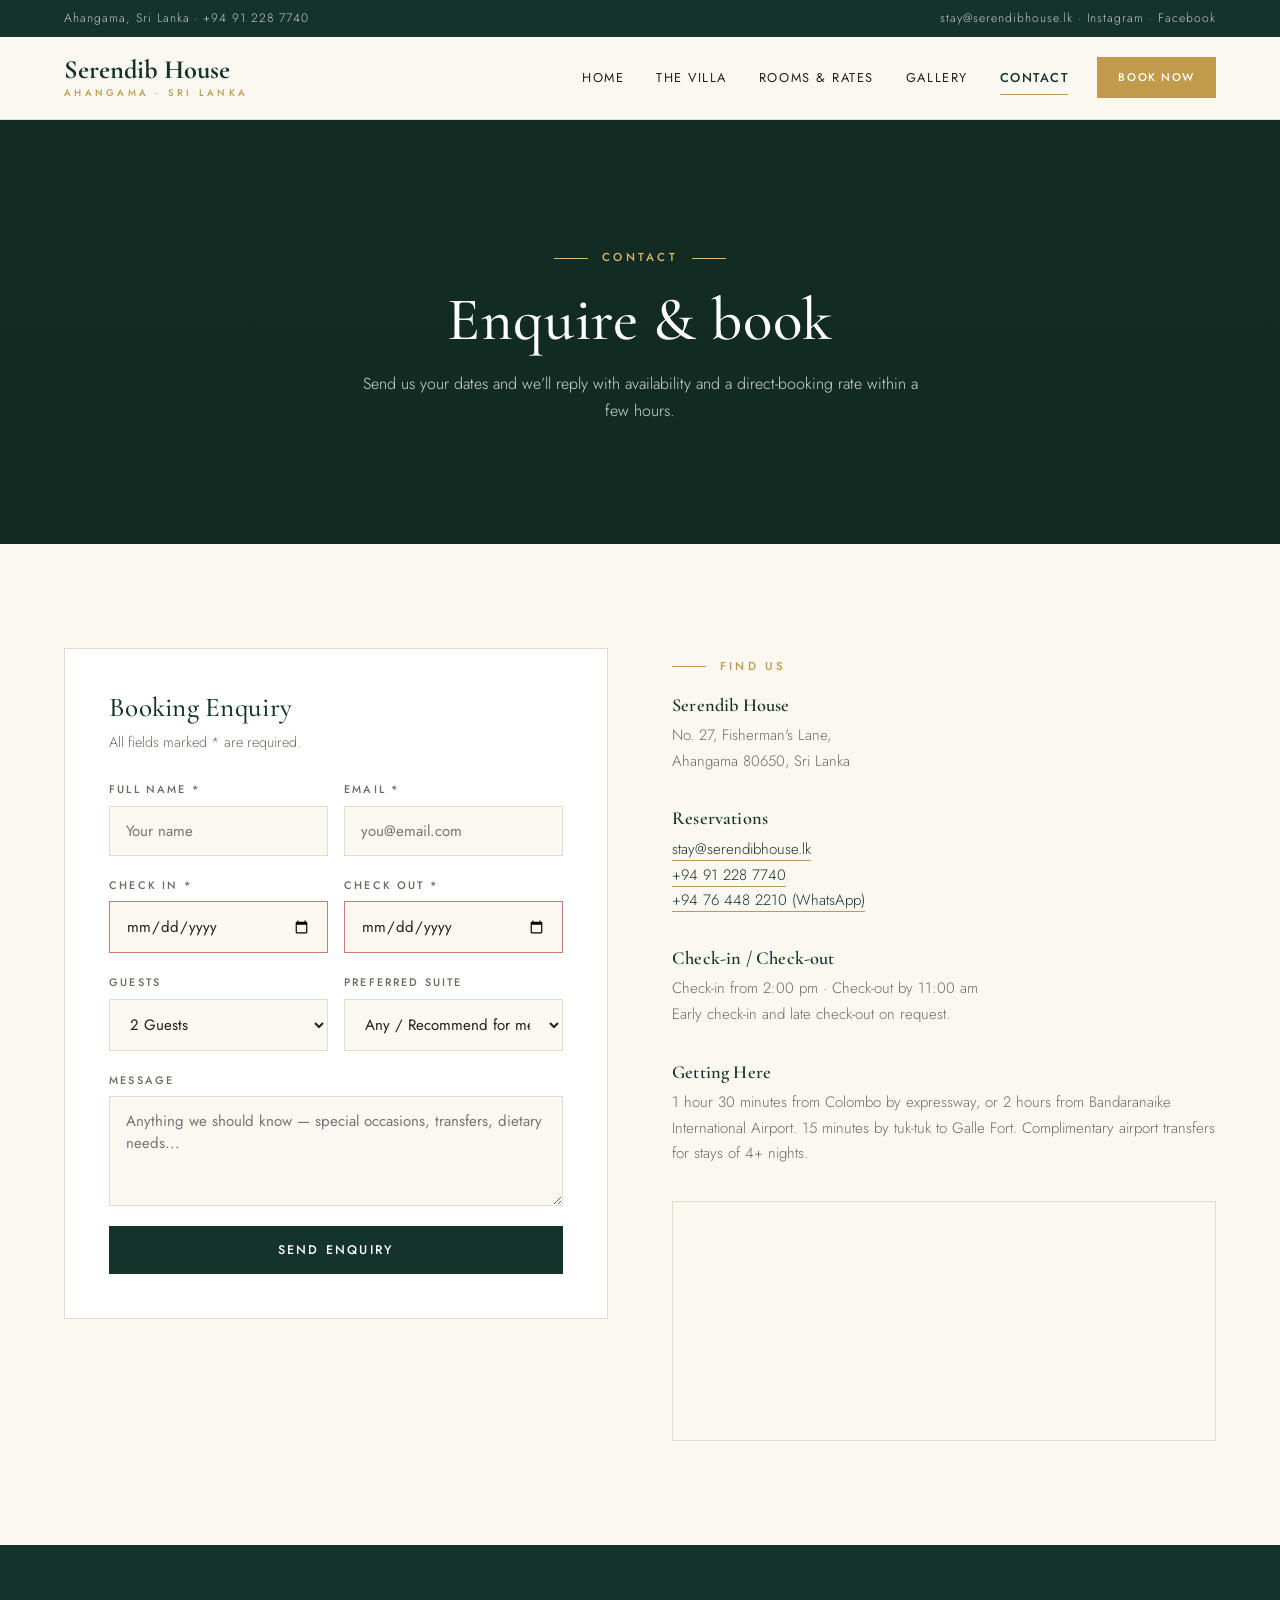
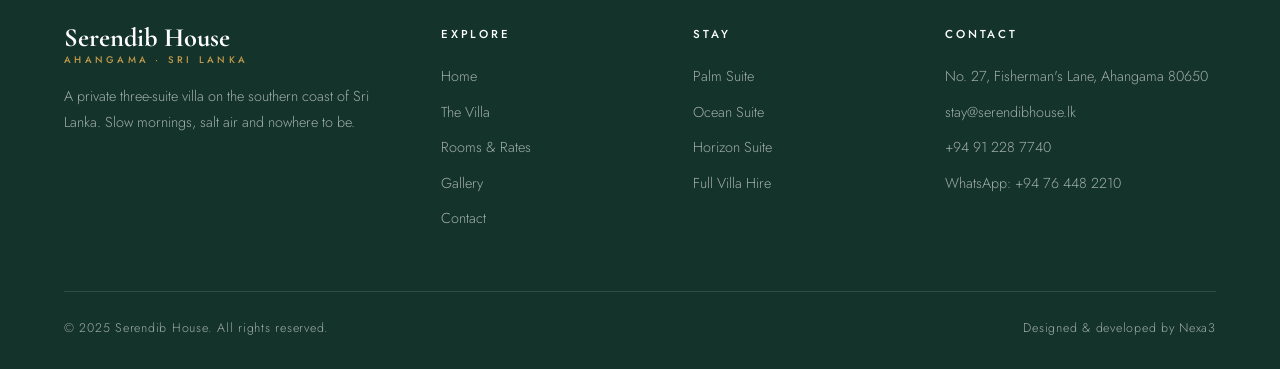
<file: contact.html>
<!DOCTYPE html>
<html lang="en">
<head>
<meta charset="UTF-8" />
<meta name="viewport" content="width=device-width, initial-scale=1.0" />
<title>Contact &amp; Booking — Serendib House</title>
<meta name="description" content="Enquire and book your stay at Serendib House, Ahangama." />
<link rel="preconnect" href="https://fonts.googleapis.com" />
<link rel="preconnect" href="https://fonts.gstatic.com" crossorigin />
<link href="https://fonts.googleapis.com/css2?family=Cormorant+Garamond:wght@500;600;700&family=Jost:wght@300;400;500;600&display=swap" rel="stylesheet" />
<link rel="stylesheet" href="css/styles.css" />
</head>
<body>

<div class="topbar">
  <div class="container">
    <span>Ahangama, Sri Lanka · <a href="tel:+94912287740">+94 91 228 7740</a></span>
    <span><a href="mailto:stay@serendibhouse.lk">stay@serendibhouse.lk</a> · <a href="https://instagram.com/serendibhouse" aria-label="Instagram">Instagram</a> · <a href="https://facebook.com/serendibhouse" aria-label="Facebook">Facebook</a></span>
  </div>
</div>

<header class="site-header">
  <div class="container header-inner">
    <a class="logo" href="index.html">Serendib House<small>Ahangama · Sri Lanka</small></a>
    <nav class="nav" id="nav" aria-label="Main navigation">
      <a class="nav-link" href="index.html">Home</a>
      <a class="nav-link" href="villa.html">The Villa</a>
      <a class="nav-link" href="rooms.html">Rooms &amp; Rates</a>
      <a class="nav-link" href="gallery.html">Gallery</a>
      <a class="nav-link active" href="contact.html">Contact</a>
      <a class="btn btn-gold btn-sm nav-cta" href="contact.html">Book Now</a>
    </nav>
    <button class="menu-btn" id="menu-btn" aria-label="Toggle menu" aria-expanded="false" aria-controls="nav"><span></span></button>
  </div>
</header>

<main>
  <section class="page-hero">
    <div class="bg" style="background-image:url('https://images.unsplash.com/photo-1613490493576-7fde63acd811?w=1800&q=80')"></div>
    <div class="inner">
      <span class="label center">Contact</span>
      <h1>Enquire &amp; book</h1>
      <p>Send us your dates and we’ll reply with availability and a direct-booking rate within a few hours.</p>
    </div>
  </section>

  <section class="section container">
    <div class="contact-grid">
      <form class="form reveal" id="booking-form" novalidate>
        <h3>Booking Enquiry</h3>
        <p>All fields marked * are required.</p>

        <div class="form-row">
          <div class="field">
            <label for="name">Full Name *</label>
            <input type="text" id="name" name="name" placeholder="Your name" required minlength="2" />
          </div>
          <div class="field">
            <label for="email">Email *</label>
            <input type="email" id="email" name="email" placeholder="you@email.com" required />
          </div>
        </div>

        <div class="form-row">
          <div class="field">
            <label for="checkin">Check In *</label>
            <input type="date" id="checkin" name="checkin" required />
          </div>
          <div class="field">
            <label for="checkout">Check Out *</label>
            <input type="date" id="checkout" name="checkout" required />
          </div>
        </div>

        <div class="form-row">
          <div class="field">
            <label for="guests">Guests</label>
            <select id="guests" name="guests">
              <option>1 Guest</option><option selected>2 Guests</option>
              <option>3 Guests</option><option>4 Guests</option><option>5+ Guests</option>
            </select>
          </div>
          <div class="field">
            <label for="suite">Preferred Suite</label>
            <select id="suite" name="suite">
              <option>Any / Recommend for me</option>
              <option>Palm Suite</option>
              <option>Ocean Suite</option>
              <option>Horizon Suite</option>
              <option>Full Villa Hire</option>
            </select>
          </div>
        </div>

        <div class="field">
          <label for="message">Message</label>
          <textarea id="message" name="message" placeholder="Anything we should know — special occasions, transfers, dietary needs..."></textarea>
        </div>

        <button type="submit" class="btn btn-dark">Send Enquiry</button>
        <div class="ok" id="form-ok" role="status">✓ Thank you — your enquiry has been sent. We’ll reply within a few hours.</div>
        <div class="err" id="form-err" role="alert">Please check the form — something doesn’t look right.</div>
      </form>

      <div class="reveal" style="--d:.1s">
        <div class="info-block">
          <span class="label">Find Us</span>
          <h4>Serendib House</h4>
          <p>No. 27, Fisherman's Lane,<br/>Ahangama 80650, Sri Lanka</p>
        </div>
        <div class="info-block">
          <h4>Reservations</h4>
          <p>
            <a href="mailto:stay@serendibhouse.lk">stay@serendibhouse.lk</a><br/>
            <a href="tel:+94912287740">+94 91 228 7740</a><br/>
            <a href="https://wa.me/94764482210">+94 76 448 2210 (WhatsApp)</a>
          </p>
        </div>
        <div class="info-block">
          <h4>Check-in / Check-out</h4>
          <p>Check-in from 2:00 pm · Check-out by 11:00 am<br/>Early check-in and late check-out on request.</p>
        </div>
        <div class="info-block">
          <h4>Getting Here</h4>
          <p>1 hour 30 minutes from Colombo by expressway, or 2 hours from Bandaranaike International Airport. 15 minutes by tuk-tuk to Galle Fort. Complimentary airport transfers for stays of 4+ nights.</p>
        </div>
        <div class="map">
          <iframe
            src="https://www.openstreetmap.org/export/embed.html?bbox=80.373%2C5.973%2C80.393%2C5.987&amp;layer=mapnik&amp;marker=5.980%2C80.383"
            title="Serendib House location map"
            loading="lazy"
            referrerpolicy="no-referrer-when-downgrade"></iframe>
        </div>
      </div>
    </div>
  </section>
</main>

<footer class="footer">
  <div class="container">
    <div class="footer-grid">
      <div>
        <a class="logo" href="index.html">Serendib House<small>Ahangama · Sri Lanka</small></a>
        <p>A private three-suite villa on the southern coast of Sri Lanka. Slow mornings, salt air and nowhere to be.</p>
      </div>
      <div>
        <h5>Explore</h5>
        <ul>
          <li><a href="index.html">Home</a></li>
          <li><a href="villa.html">The Villa</a></li>
          <li><a href="rooms.html">Rooms &amp; Rates</a></li>
          <li><a href="gallery.html">Gallery</a></li>
          <li><a href="contact.html">Contact</a></li>
        </ul>
      </div>
      <div>
        <h5>Stay</h5>
        <ul>
          <li><a href="rooms.html">Palm Suite</a></li>
          <li><a href="rooms.html">Ocean Suite</a></li>
          <li><a href="rooms.html">Horizon Suite</a></li>
          <li><a href="rooms.html">Full Villa Hire</a></li>
        </ul>
      </div>
      <div>
        <h5>Contact</h5>
        <ul>
          <li>No. 27, Fisherman's Lane, Ahangama 80650</li>
          <li><a href="mailto:stay@serendibhouse.lk">stay@serendibhouse.lk</a></li>
          <li><a href="tel:+94912287740">+94 91 228 7740</a></li>
          <li>WhatsApp: <a href="https://wa.me/94764482210">+94 76 448 2210</a></li>
        </ul>
      </div>
    </div>
    <div class="footer-bottom">
      <span>© 2025 Serendib House. All rights reserved.</span>
      <span>Designed &amp; developed by Nexa3</span>
    </div>
  </div>
</footer>

<script src="js/main.js"></script>
</body>
</html>
</file>
<file: css/styles.css>
/* ============ RESET & TOKENS ============ */
:root{
  --forest:#14332B; --forest-2:#1E4638; --sage:#7C9A83;
  --sand:#F6F1E7; --sand-2:#EFE7D8; --cream:#FBF8F1;
  --gold:#C19A4B; --gold-2:#D9B96C;
  --ink:#22201C; --muted:#6E6A60; --line:#E4DCCB;
  --serif:'Cormorant Garamond',serif; --sans:'Jost',sans-serif;
  --shadow-sm:0 4px 14px -6px rgba(20,51,43,.15);
  --shadow-md:0 20px 50px -24px rgba(20,51,43,.35);
  --shadow-lg:0 30px 70px -30px rgba(20,51,43,.45);
}
*{margin:0;padding:0;box-sizing:border-box}
html{scroll-behavior:smooth;-webkit-text-size-adjust:100%}
body{font-family:var(--sans);font-weight:300;color:var(--ink);background:var(--cream);line-height:1.7;font-size:16px;min-height:100vh;display:flex;flex-direction:column;overflow-x:hidden}
main{flex:1}
h1,h2,h3,h4{font-family:var(--serif);font-weight:600;line-height:1.12;letter-spacing:.01em;color:var(--forest)}
a{text-decoration:none;color:inherit;transition:color .2s}
img{display:block;max-width:100%;object-fit:cover}
button{font-family:inherit;cursor:pointer}
input,select,textarea{font-family:inherit}
:focus-visible{outline:2px solid var(--gold);outline-offset:3px}
.container{width:min(1200px,90%);margin-inline:auto}

/* ============ TYPOGRAPHY HELPERS ============ */
.label{font-family:var(--sans);font-size:.72rem;font-weight:500;letter-spacing:.28em;text-transform:uppercase;color:var(--gold);display:inline-flex;align-items:center;gap:14px;margin-bottom:18px}
.label::before{content:"";width:34px;height:1px;background:var(--gold)}
.label.center{justify-content:center}
.label.center::after{content:"";width:34px;height:1px;background:var(--gold)}

/* ============ TOPBAR ============ */
.topbar{background:var(--forest);color:rgba(255,255,255,.75);font-size:.76rem;letter-spacing:.08em}
.topbar .container{display:flex;justify-content:space-between;padding:8px 0;gap:16px;flex-wrap:wrap}
.topbar a:hover{color:var(--gold-2)}

/* ============ HEADER ============ */
.site-header{position:sticky;top:0;z-index:60;background:rgba(251,248,241,.94);backdrop-filter:blur(14px);-webkit-backdrop-filter:blur(14px);border-bottom:1px solid var(--line);transition:box-shadow .3s}
.site-header.scrolled{box-shadow:var(--shadow-sm)}
.header-inner{display:flex;align-items:center;justify-content:space-between;height:82px;gap:24px;position:relative}
.logo{font-family:var(--serif);font-weight:700;font-size:1.65rem;color:var(--forest);line-height:1;display:inline-block}
.logo small{display:block;font-family:var(--sans);font-size:.6rem;font-weight:500;letter-spacing:.34em;text-transform:uppercase;color:var(--gold);margin-top:5px}
.nav{display:flex;gap:2px;align-items:center}
.nav-link{padding:10px 15px;font-size:.8rem;letter-spacing:.12em;text-transform:uppercase;font-weight:400;color:var(--ink);position:relative;transition:.2s;white-space:nowrap}
.nav-link::after{content:"";position:absolute;bottom:4px;left:15px;right:15px;height:1px;background:var(--gold);transform:scaleX(0);transition:.3s}
.nav-link:hover::after,.nav-link.active::after{transform:scaleX(1)}
.nav-link.active{color:var(--forest);font-weight:500}
.nav-cta{margin-left:12px}
.menu-btn{display:none;width:44px;height:44px;border:1px solid var(--line);background:transparent;place-items:center;transition:.2s}
.menu-btn:hover{background:var(--sand)}
.menu-btn span{display:block;width:20px;height:1.5px;background:var(--forest);position:relative;transition:.3s}
.menu-btn span::before,.menu-btn span::after{content:"";position:absolute;left:0;width:20px;height:1.5px;background:var(--forest);transition:.3s}
.menu-btn span::before{top:-6px}
.menu-btn span::after{top:6px}
.menu-btn[aria-expanded="true"] span{background:transparent}
.menu-btn[aria-expanded="true"] span::before{top:0;transform:rotate(45deg)}
.menu-btn[aria-expanded="true"] span::after{top:0;transform:rotate(-45deg)}

/* ============ BUTTONS ============ */
.btn{display:inline-flex;align-items:center;justify-content:center;gap:10px;padding:14px 30px;font-size:.78rem;font-weight:500;letter-spacing:.18em;text-transform:uppercase;border:1px solid transparent;transition:.3s;cursor:pointer;background:none}
.btn-sm{padding:10px 20px;font-size:.7rem;letter-spacing:.14em}
.btn-dark{background:var(--forest);color:#fff}
.btn-dark:hover{background:var(--forest-2);transform:translateY(-1px);box-shadow:var(--shadow-sm)}
.btn-gold{background:var(--gold);color:#fff}
.btn-gold:hover{background:var(--gold-2);color:var(--forest);transform:translateY(-1px)}
.btn-outline{background:transparent;color:var(--forest);border-color:var(--forest)}
.btn-outline:hover{background:var(--forest);color:#fff}
.btn-light{background:rgba(255,255,255,.14);color:#fff;border-color:rgba(255,255,255,.45);backdrop-filter:blur(6px)}
.btn-light:hover{background:#fff;color:var(--forest)}

/* ============ SECTIONS ============ */
.section{padding:104px 0}
.section-tight{padding:72px 0}
.bg-sand{background:var(--sand)}
.bg-forest{background:var(--forest);color:rgba(255,255,255,.82)}
.bg-forest h2,.bg-forest h3,.bg-forest h4,.bg-forest h1{color:#fff}
.bg-forest .label{color:var(--gold-2)}
.section-head{max-width:640px;margin-bottom:56px}
.section-head.center{margin-inline:auto;text-align:center}
.section-head h2{font-size:clamp(2rem,3.8vw,3rem);margin-bottom:14px;font-weight:500}
.section-head p{color:var(--muted);font-size:1rem;font-weight:300}
.bg-forest .section-head p{color:rgba(255,255,255,.65)}

/* ============ REVEAL ANIMATION ============ */
.reveal{opacity:0;transform:translateY(26px);transition:opacity .8s cubic-bezier(.2,.7,.2,1),transform .8s cubic-bezier(.2,.7,.2,1);transition-delay:var(--d,0s)}
.reveal.in{opacity:1;transform:none}
@media(prefers-reduced-motion:reduce){
  .reveal{opacity:1;transform:none;transition:none}
  html{scroll-behavior:auto}
}

/* ============ HERO ============ */
.hero{position:relative;min-height:88vh;display:flex;align-items:center;justify-content:center;text-align:center;color:#fff;overflow:hidden;background:var(--forest)}
.hero-bg{position:absolute;inset:0;background-image:url('https://images.unsplash.com/photo-1613490493576-7fde63acd811?w=1800&q=80');background-size:cover;background-position:center;animation:zoom 18s ease-out both}
@keyframes zoom{from{transform:scale(1.12)}to{transform:scale(1)}}
.hero::after{content:"";position:absolute;inset:0;background:linear-gradient(180deg,rgba(16,38,30,.55),rgba(16,38,30,.35) 45%,rgba(16,38,30,.7))}
.hero-content{position:relative;z-index:2;max-width:800px;padding:110px 24px 150px;width:100%}
.hero .label{color:var(--gold-2);justify-content:center}
.hero .label::before,.hero .label::after{content:"";width:34px;height:1px;background:var(--gold-2)}
.hero h1{font-size:clamp(2.6rem,6.5vw,5rem);color:#fff;font-weight:500;margin-bottom:8px}
.hero h1 em{font-style:italic;color:var(--gold-2)}
.hero p{max-width:540px;margin:22px auto 36px;color:rgba(255,255,255,.88);font-size:1.02rem}
.hero-actions{display:flex;gap:14px;justify-content:center;flex-wrap:wrap}

/* ============ PAGE HERO (inner pages) ============ */
.page-hero{position:relative;padding:120px 0;text-align:center;color:#fff;overflow:hidden;background:var(--forest)}
.page-hero .bg{position:absolute;inset:0;background-size:cover;background-position:center;opacity:.45}
.page-hero::after{content:"";position:absolute;inset:0;background:linear-gradient(180deg,rgba(16,38,30,.5),rgba(16,38,30,.75))}
.page-hero .inner{position:relative;z-index:2;width:min(1200px,90%);margin-inline:auto}
.page-hero .label{color:var(--gold-2);justify-content:center}
.page-hero .label::before,.page-hero .label::after{content:"";width:34px;height:1px;background:var(--gold-2)}
.page-hero h1{color:#fff;font-size:clamp(2.4rem,5vw,3.8rem);font-weight:500}
.page-hero p{color:rgba(255,255,255,.82);max-width:560px;margin:16px auto 0}

/* ============ BOOKING BAR ============ */
.booking-bar{position:relative;z-index:5;margin-top:-56px}
.booking-form{background:#fff;box-shadow:var(--shadow-lg);display:grid;grid-template-columns:repeat(4,1fr) auto;align-items:stretch}
.bf-field{padding:18px 24px;border-right:1px solid var(--line);display:flex;flex-direction:column;justify-content:center}
.bf-field:last-of-type{border-right:none}
.bf-field label{font-size:.64rem;letter-spacing:.2em;text-transform:uppercase;color:var(--gold);font-weight:500;margin-bottom:5px}
.bf-field input,.bf-field select{border:none;outline:none;font-size:.94rem;color:var(--ink);background:transparent;font-weight:400;cursor:pointer;width:100%;min-width:0;padding:2px 0}
.booking-form .btn{justify-content:center;padding-inline:36px;margin:0}

/* ============ SPLIT ============ */
.split{display:grid;grid-template-columns:1fr 1fr;gap:72px;align-items:center}
.split-img{position:relative}
.split-img img{aspect-ratio:4/5;width:100%;box-shadow:var(--shadow-lg)}
.split-img .frame{position:absolute;inset:20px -20px -20px 20px;border:1px solid var(--gold);z-index:-1;pointer-events:none}
.split h2{font-size:clamp(1.9rem,3.4vw,2.7rem);margin-bottom:20px;font-weight:500}
.split p{color:var(--muted);margin-bottom:16px;font-weight:300}
.split .btn{margin-top:14px}

/* ============ GRID + HIGHLIGHTS ============ */
.grid-3{display:grid;grid-template-columns:repeat(3,1fr);gap:32px}
.grid-2{display:grid;grid-template-columns:repeat(2,1fr);gap:32px}
.highlight{background:#fff;border:1px solid var(--line);padding:40px 32px;transition:.35s}
.highlight:hover{transform:translateY(-6px);box-shadow:var(--shadow-md);border-color:transparent}
.highlight .num{font-family:var(--serif);font-size:2.6rem;color:var(--sand-2);font-weight:600;line-height:1;margin-bottom:16px}
.highlight h3{font-size:1.35rem;margin-bottom:10px}
.highlight p{font-size:.92rem;color:var(--muted)}

/* ============ ROOMS ============ */
.room{display:grid;grid-template-columns:1.1fr 1fr;background:#fff;border:1px solid var(--line);margin-bottom:32px;overflow:hidden}
.room:nth-child(even){grid-template-columns:1fr 1.1fr}
.room:nth-child(even) .room-img{order:2}
.room-img img{height:100%;min-height:320px;width:100%}
.room-body{padding:44px 48px;display:flex;flex-direction:column;justify-content:center}
.room-body .type{font-size:.68rem;letter-spacing:.24em;text-transform:uppercase;color:var(--gold);font-weight:500;margin-bottom:12px}
.room-body h3{font-size:2rem;margin-bottom:14px;font-weight:500}
.room-body p{font-size:.94rem;color:var(--muted);margin-bottom:20px}
.room-feats{display:flex;gap:22px;flex-wrap:wrap;font-size:.8rem;letter-spacing:.06em;color:var(--forest);margin-bottom:24px}
.room-feats span{display:flex;align-items:center;gap:7px}
.room-feats span::before{content:"";width:5px;height:5px;border-radius:50%;background:var(--gold);flex:none}
.room-foot{display:flex;justify-content:space-between;align-items:center;border-top:1px solid var(--line);padding-top:20px;gap:16px;flex-wrap:wrap}
.price{font-family:var(--serif);font-size:1.7rem;color:var(--forest);font-weight:600;line-height:1}
.price small{display:block;font-family:var(--sans);font-size:.68rem;letter-spacing:.16em;text-transform:uppercase;color:var(--muted);font-weight:400;margin-top:4px}

/* ============ AMENITIES ============ */
.amenities{display:grid;grid-template-columns:repeat(4,1fr);gap:1px;background:rgba(255,255,255,.1);border:1px solid rgba(255,255,255,.1)}
.amenity{background:var(--forest-2);padding:34px 26px;text-align:center}
.amenity .ic{width:46px;height:46px;margin:0 auto 14px;display:grid;place-items:center;border-radius:50%;border:1px solid var(--gold);color:var(--gold-2);font-size:1.1rem}
.amenity h4{font-size:1rem;font-family:var(--sans);font-weight:500;letter-spacing:.06em;margin-bottom:4px;color:#fff}
.amenity p{font-size:.76rem;color:rgba(255,255,255,.55)}

/* ============ QUOTES ============ */
.quote{background:#fff;border:1px solid var(--line);padding:38px 34px;position:relative}
.quote::before{content:"“";position:absolute;top:10px;left:26px;font-family:var(--serif);font-size:5rem;color:var(--sand-2);line-height:1}
.quote p{position:relative;font-size:.96rem;color:var(--muted);margin:18px 0 24px;font-style:italic}
.quote .who{font-size:.78rem;letter-spacing:.14em;text-transform:uppercase;color:var(--forest);font-weight:500}
.quote .who small{display:block;letter-spacing:.08em;text-transform:none;color:var(--muted);font-size:.76rem;margin-top:3px;font-weight:300}

/* ============ CTA BAND ============ */
.cta-band{position:relative;text-align:center;color:#fff;padding:110px 0;overflow:hidden;background:var(--forest)}
.cta-band .bg{position:absolute;inset:0;background-image:url('https://images.unsplash.com/photo-1540541338287-41700207dee6?w=1800&q=80');background-size:cover;background-position:center;opacity:.35}
.cta-band .inner{position:relative;z-index:2;max-width:640px;margin-inline:auto;width:90%}
.cta-band .label{color:var(--gold-2);justify-content:center}
.cta-band .label::before,.cta-band .label::after{content:"";width:34px;height:1px;background:var(--gold-2)}
.cta-band h2{color:#fff;font-size:clamp(2rem,4vw,3rem);margin-bottom:16px;font-weight:500}
.cta-band p{color:rgba(255,255,255,.8);margin-bottom:32px}

/* ============ GALLERY ============ */
.gallery{display:grid;grid-template-columns:repeat(4,1fr);grid-auto-rows:220px;gap:14px}
.gallery a{overflow:hidden;display:block;position:relative;cursor:zoom-in;background:var(--sand-2)}
.gallery img{height:100%;width:100%;transition:transform .7s ease,filter .3s}
.gallery a:hover img{transform:scale(1.07)}
.gallery a::after{content:"";position:absolute;inset:0;background:rgba(20,51,43,0);transition:.3s;pointer-events:none}
.gallery a:hover::after{background:rgba(20,51,43,.1)}
.gallery .tall{grid-row:span 2}
.gallery .wide{grid-column:span 2}

/* ============ LIGHTBOX ============ */
.lightbox{position:fixed;inset:0;z-index:200;background:rgba(11,24,20,.94);display:none;align-items:center;justify-content:center;padding:24px;opacity:0;transition:opacity .3s}
.lightbox.open{display:flex;opacity:1}
.lightbox img{max-width:min(1100px,92vw);max-height:82vh;width:auto;height:auto;object-fit:contain;box-shadow:0 20px 60px rgba(0,0,0,.5);transform:scale(.96);transition:transform .3s}
.lightbox.open img{transform:scale(1)}
.lb-close,.lb-prev,.lb-next{position:absolute;width:48px;height:48px;background:rgba(255,255,255,.1);border:1px solid rgba(255,255,255,.3);color:#fff;font-size:1.4rem;display:grid;place-items:center;transition:.2s;z-index:2}
.lb-close:hover,.lb-prev:hover,.lb-next:hover{background:var(--gold);border-color:var(--gold)}
.lb-close{top:24px;right:24px}
.lb-prev{left:24px;top:50%;transform:translateY(-50%)}
.lb-next{right:24px;top:50%;transform:translateY(-50%)}
.lb-count{position:absolute;bottom:24px;left:50%;transform:translateX(-50%);color:rgba(255,255,255,.7);font-size:.82rem;letter-spacing:.2em}

/* ============ FORMS ============ */
.form{background:#fff;border:1px solid var(--line);padding:44px}
.form h3{font-size:1.7rem;margin-bottom:6px;font-weight:500}
.form > p{font-size:.9rem;color:var(--muted);margin-bottom:26px}
.field{display:flex;flex-direction:column;gap:7px;margin-bottom:20px}
.field label{font-size:.68rem;letter-spacing:.2em;text-transform:uppercase;color:var(--muted);font-weight:500}
.field input,.field select,.field textarea{padding:13px 16px;border:1px solid var(--line);background:var(--cream);font-size:.94rem;color:var(--ink);outline:none;transition:.2s;width:100%}
.field input:focus,.field select:focus,.field textarea:focus{border-color:var(--gold);background:#fff;box-shadow:0 0 0 3px rgba(193,154,75,.12)}
.field input:invalid:not(:placeholder-shown){border-color:#C97C7C}
.field textarea{resize:vertical;min-height:110px;font-family:inherit}
.form-row{display:grid;grid-template-columns:1fr 1fr;gap:16px}
.form .btn{width:100%}
.ok{display:none;margin-top:16px;padding:14px 18px;background:#EFF6EF;border:1px solid #C9E2C9;color:#2F6B3A;font-size:.88rem}
.ok.show{display:block;animation:up .4s ease both}
@keyframes up{from{opacity:0;transform:translateY(8px)}to{opacity:1;transform:none}}
.err{display:none;margin-top:16px;padding:14px 18px;background:#FBEEEE;border:1px solid #E6C0C0;color:#8C2F2F;font-size:.88rem}
.err.show{display:block}

/* ============ CONTACT ============ */
.contact-grid{display:grid;grid-template-columns:1fr 1fr;gap:64px;align-items:start}
.info-block{margin-bottom:34px}
.info-block h4{font-size:1.15rem;margin-bottom:8px}
.info-block p{font-size:.94rem;color:var(--muted)}
.info-block a{color:var(--forest);border-bottom:1px solid var(--gold)}
.info-block a:hover{color:var(--gold)}
.map{margin-top:8px;border:1px solid var(--line);height:240px;overflow:hidden}
.map iframe{width:100%;height:100%;border:0;display:block}

/* ============ FOOTER ============ */
.footer{background:var(--forest);color:rgba(255,255,255,.6);padding:80px 0 30px;font-weight:300}
.footer-grid{display:grid;grid-template-columns:1.6fr 1fr 1fr 1.3fr;gap:44px;margin-bottom:60px}
.footer .logo{color:#fff;margin-bottom:18px}
.footer p{font-size:.9rem;line-height:1.8}
.footer h5{color:#fff;font-size:.72rem;letter-spacing:.24em;text-transform:uppercase;margin-bottom:20px;font-weight:500;font-family:var(--sans)}
.footer ul{list-style:none;display:flex;flex-direction:column;gap:11px;font-size:.9rem}
.footer ul a{color:rgba(255,255,255,.6);transition:.2s}
.footer ul a:hover{color:var(--gold-2)}
.footer-bottom{border-top:1px solid rgba(255,255,255,.12);padding-top:26px;display:flex;justify-content:space-between;gap:14px;flex-wrap:wrap;font-size:.78rem;letter-spacing:.06em}

/* ============ RESPONSIVE — TABLET ============ */
@media(max-width:980px){
  .nav{display:none}
  .nav.open{display:flex;flex-direction:column;align-items:stretch;position:absolute;top:82px;left:0;right:0;background:var(--cream);padding:14px 5% 20px;border-bottom:1px solid var(--line);box-shadow:var(--shadow-md);max-height:calc(100vh - 82px);overflow-y:auto}
  .nav.open .nav-link{padding:15px 4px;border-bottom:1px solid var(--line);font-size:.85rem}
  .nav.open .nav-link::after{display:none}
  .nav.open .nav-cta{margin:16px 0 0;border-bottom:none;justify-content:center}
  .menu-btn{display:grid}
  body.nav-open{overflow:hidden}
  .booking-form{grid-template-columns:1fr 1fr}
  .booking-form .btn{grid-column:1/-1;padding:16px}
  .split{grid-template-columns:1fr;gap:48px}
  .split-img .frame{display:none}
  .split-img img{aspect-ratio:16/10}
  .grid-3{grid-template-columns:1fr 1fr}
  .grid-2{grid-template-columns:1fr}
  .amenities{grid-template-columns:1fr 1fr}
  .room,.room:nth-child(even){grid-template-columns:1fr}
  .room:nth-child(even) .room-img{order:0}
  .room-img img{min-height:260px;aspect-ratio:16/10}
  .room-body{padding:36px 32px}
  .gallery{grid-template-columns:1fr 1fr;grid-auto-rows:190px}
  .contact-grid{grid-template-columns:1fr;gap:44px}
  .footer-grid{grid-template-columns:1fr 1fr}
  .page-hero{padding:90px 0}
}

/* ============ RESPONSIVE — MOBILE ============ */
@media(max-width:600px){
  body{font-size:15px}
  .section{padding:72px 0}
  .section-tight{padding:52px 0}
  .topbar{display:none}
  .header-inner{height:70px}
  .logo{font-size:1.4rem}
  .nav.open{top:70px;max-height:calc(100vh - 70px)}
  .hero{min-height:80vh}
  .hero-content{padding:80px 20px 130px}
  .hero-actions .btn{flex:1;min-width:160px}
  .booking-form{grid-template-columns:1fr}
  .bf-field{border-right:none;border-bottom:1px solid var(--line);padding:16px 20px}
  .booking-bar{margin-top:-40px}
  .grid-3{grid-template-columns:1fr}
  .amenities{grid-template-columns:1fr 1fr}
  .room-body{padding:30px 22px}
  .room-body h3{font-size:1.6rem}
  .room-feats{gap:14px;font-size:.76rem}
  .room-foot{flex-direction:column;align-items:flex-start}
  .room-foot .btn{width:100%}
  .form{padding:26px 22px}
  .form-row{grid-template-columns:1fr}
  .gallery{grid-template-columns:1fr 1fr;grid-auto-rows:150px;gap:8px}
  .gallery .wide{grid-column:span 2}
  .footer-grid{grid-template-columns:1fr;gap:34px}
  .footer{padding:56px 0 24px}
  .lb-prev{left:10px}
  .lb-next{right:10px}
  .lb-close{top:12px;right:12px}
  .lb-prev,.lb-next,.lb-close{width:42px;height:42px}
  .page-hero{padding:72px 0}
}
</file>
